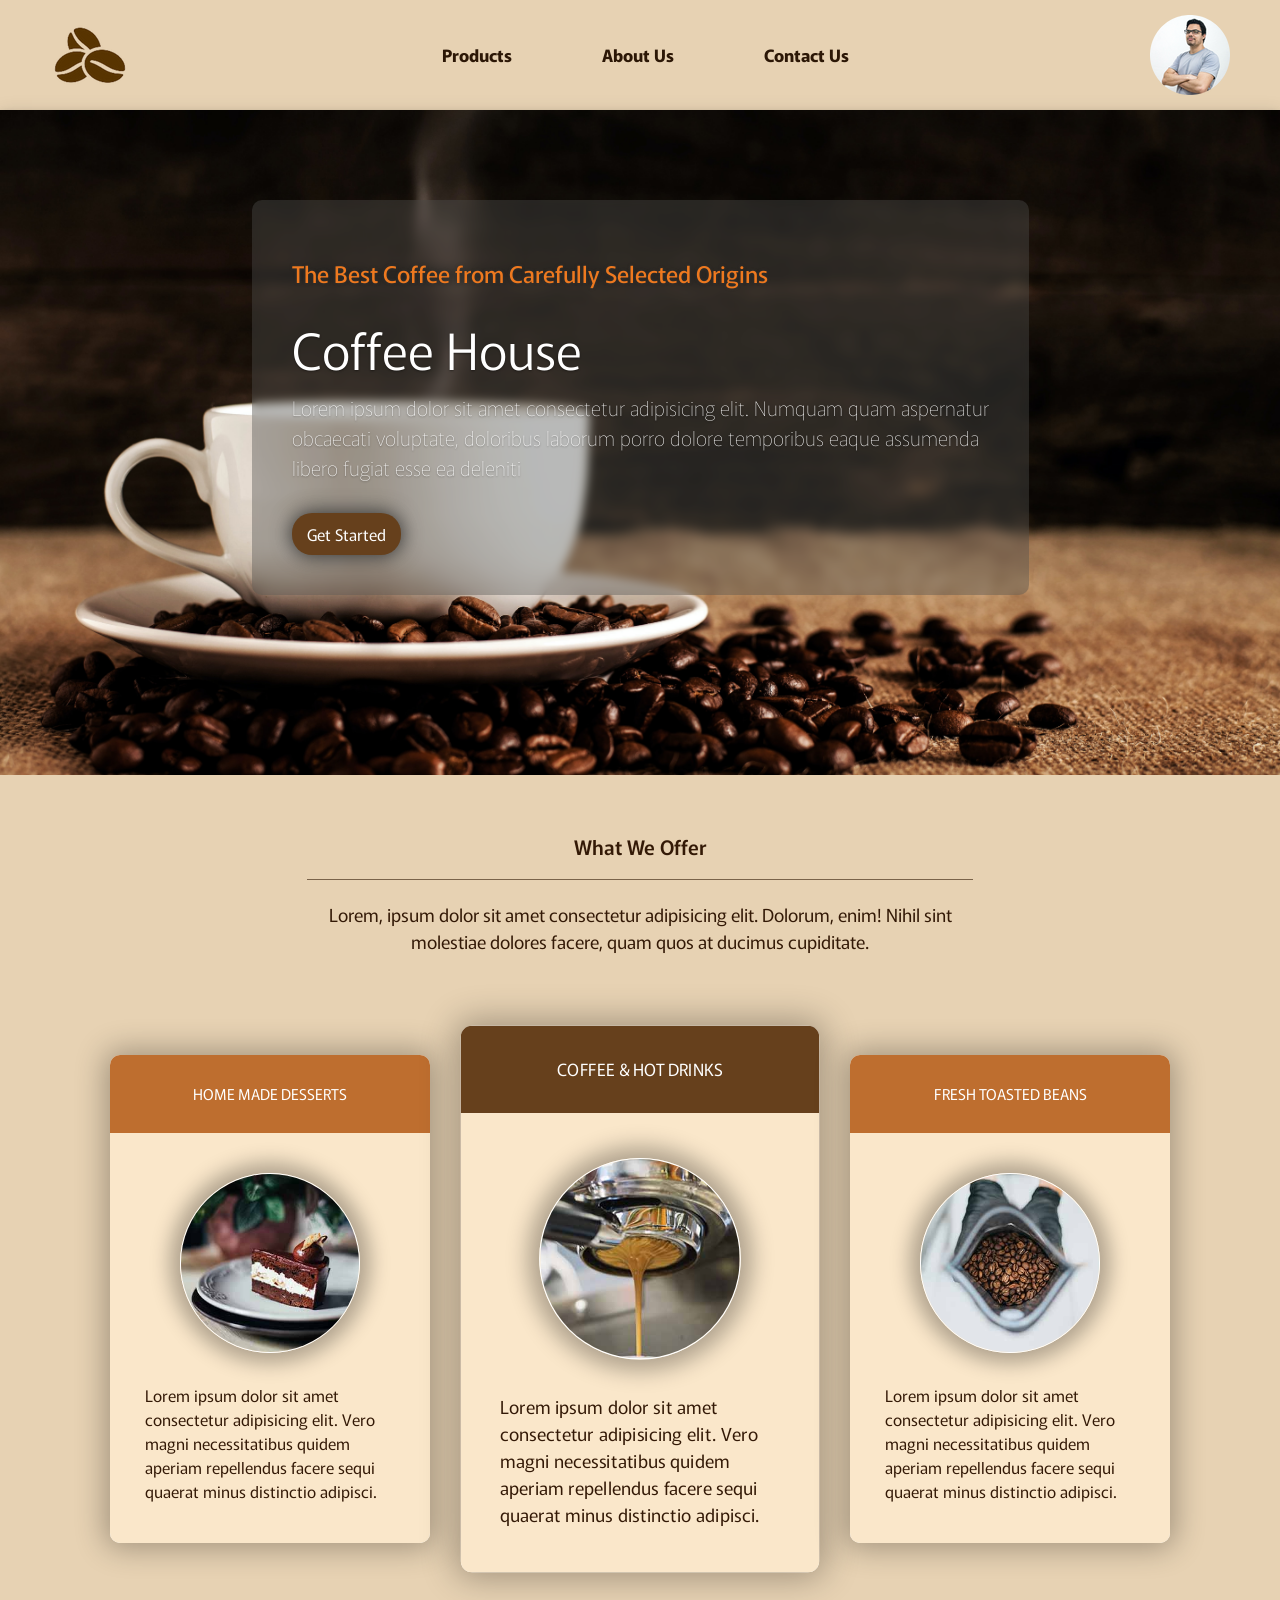
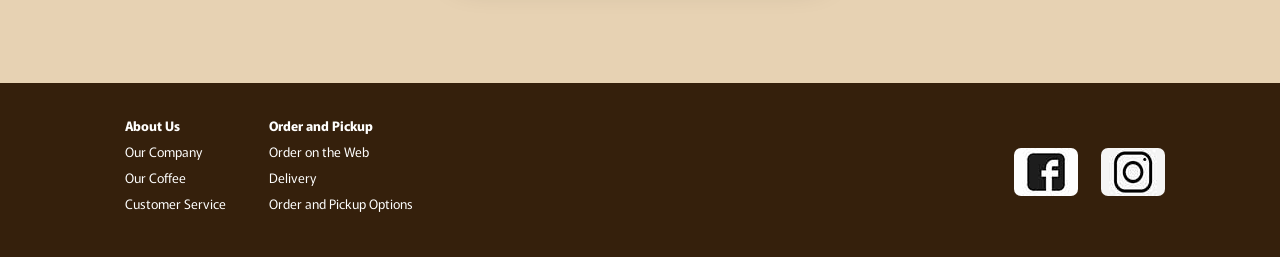
<file: index.html>
<!DOCTYPE html>
<html lang="en">

<head>
    <meta charset="UTF-8">
    <meta http-equiv="X-UA-Compatible" content="IE=edge">
    <meta name="viewport" content="width=device-width, initial-scale=1.0">
    <title>Coffee House</title>
    <link rel="preconnect" href="https://fonts.googleapis.com">
    <link rel="preconnect" href="https://fonts.gstatic.com" crossorigin>
    <link href="https://fonts.googleapis.com/css2?family=Murecho&display=swap" rel="stylesheet">
    <link rel="stylesheet" href="https://stackpath.bootstrapcdn.com/bootstrap/4.1.3/css/bootstrap.min.css"
        integrity="sha384-MCw98/SFnGE8fJT3GXwEOngsV7Zt27NXFoaoApmYm81iuXoPkFOJwJ8ERdknLPMO" crossorigin="anonymous">
    <link rel="stylesheet" href="css/normalize.css">
    <link rel="stylesheet" href="css/styles.css">
</head>

<body>

    <header class="header">
        <div class="logo"><a href="#"><img src="/images/logo.png"></a></div>
        <nav class="navbar navbar-expand-lg navbar-dark bg-transparent">
            <button class="navbar-toggler" type="button" data-toggle="collapse" data-target="#navbarTogglerDemo02"
                aria-controls="navbarTogglerDemo02" aria-expanded="false" aria-label="Toggle navigation">
                <span class="navbar-toggler-icon"></span>
            </button>

            <div class="collapse navbar-collapse" id="navbarTogglerDemo02">
                <ul class="navbar-nav">
                    <li class="nav-item">
                        <a class="nav-link" href="/products.html">Products</a>
                    </li>
                    <li class="nav-item">
                        <a class="nav-link" href="aboutUs.html">About Us</a>
                    </li>
                    <li class="nav-item">
                        <a class="nav-link" href="contact.html">Contact Us</a>
                    </li>
                </ul>
            </div>
        </nav>
        <div class="owner"><img src="/images/owner.png"></div>
        </div>
    </header>

    <!-- Santeri -->
    <section class="hero-section">

        <div class="hero">
            <div class="container">
                <div class="hero-text">
                    <h2 class="hero-subtitle">The Best Coffee from Carefully Selected Origins</h2>
                    <h1 class="hero-title">Coffee House</h1>
                    <p class="hero-paragraph">
                        Lorem ipsum dolor sit amet consectetur adipisicing elit.
                        Numquam quam aspernatur obcaecati voluptate, doloribus
                        laborum porro dolore temporibus eaque
                        assumenda libero fugiat esse ea deleniti
                    </p>
                    <button class="hero-button">Get Started</button>
                </div>
            </div>
        </div>

    </section>
    <!-- Santeri -->

    <section class="card-block">
        <div class="container">
            <header class="card-block__header">
                <h2>What We Offer</h2>
                <hr />
                <p>
                    Lorem, ipsum dolor sit amet consectetur adipisicing elit. Dolorum, enim! Nihil sint molestiae
                    dolores
                    facere, quam quos at ducimus cupiditate.
                </p>
            </header>
            <div class="card-container">
                <div class="card">
                    <header class="card__header">
                        <h4>Home Made Desserts</h4>
                    </header>
                    <div class="card__body">
                        <img src="/images/chocolate_cake_resized.jpg" alt="A piece of chocolate cake">
                        <p>
                            Lorem ipsum dolor sit amet consectetur adipisicing elit. Vero magni necessitatibus quidem
                            aperiam
                            repellendus facere sequi quaerat minus distinctio adipisci.
                        </p>
                    </div>
                </div>
                <div class="card card--primary">
                    <header class="card__header">
                        <h4>Coffee & Hot Drinks</h4>
                    </header>
                    <div class="card__body">
                        <img src="/images/espresso_resized.jpg" alt="Brewing espresso">
                        <p>
                            Lorem ipsum dolor sit amet consectetur adipisicing elit. Vero magni necessitatibus quidem
                            aperiam
                            repellendus facere sequi quaerat minus distinctio adipisci.
                        </p>
                    </div>
                </div>
                <div class="card">
                    <header class="card__header">
                        <h4>Fresh Toasted Beans</h4>
                    </header>
                    <div class="card__body">
                        <img src="/images/coffee_beans_resized.jpg" alt="A bag of coffee beans">
                        <p>
                            Lorem ipsum dolor sit amet consectetur adipisicing elit. Vero magni necessitatibus quidem
                            aperiam
                            repellendus facere sequi quaerat minus distinctio adipisci.
                        </p>
                    </div>
                </div>
                </card-container>
            </div>
    </section>
    <footer class="footer">
        <div class="container">
            <div class="footer__content">
                <div class="footer-lists">
                    <ul class="list">
                        <li>About Us</li>
                        <li><a href="aboutUs.html#ourCompany">Our Company</a></li>
                        <li><a href="aboutUs.html#ourCoffee">Our Coffee</a></li>
                        <li><a href="aboutUs.html#customerService">Customer Service</a></li>
                    </ul>
                    <ul class="list">
                        <li>Order and Pickup</li>
                        <li><a href="#">Order on the Web</a></li>
                        <li><a href="#">Delivery</a></li>
                        <li><a href="#">Order and Pickup Options</a></li>
                    </ul>
                </div>
                <div class="some-logos">
                    <a href="#"><img class="some-logo fb-logo" src="images/facebook_resized.jpg" alt=""></a>
                    <a href="#"><img class="some-logo" src="images/ig_resized.jpg" alt=""></a>
                </div>
            </div>
        </div>
    </footer>

    <script src="https://code.jquery.com/jquery-3.3.1.slim.min.js"
        integrity="sha384-q8i/X+965DzO0rT7abK41JStQIAqVgRVzpbzo5smXKp4YfRvH+8abtTE1Pi6jizo"
        crossorigin="anonymous"></script>
    <script src="https://cdnjs.cloudflare.com/ajax/libs/popper.js/1.14.3/umd/popper.min.js"
        integrity="sha384-ZMP7rVo3mIykV+2+9J3UJ46jBk0WLaUAdn689aCwoqbBJiSnjAK/l8WvCWPIPm49"
        crossorigin="anonymous"></script>
    <script src="https://stackpath.bootstrapcdn.com/bootstrap/4.1.3/js/bootstrap.min.js"
        integrity="sha384-ChfqqxuZUCnJSK3+MXmPNIyE6ZbWh2IMqE241rYiqJxyMiZ6OW/JmZQ5stwEULTy"
        crossorigin="anonymous"></script>

</body>

</html>
</file>
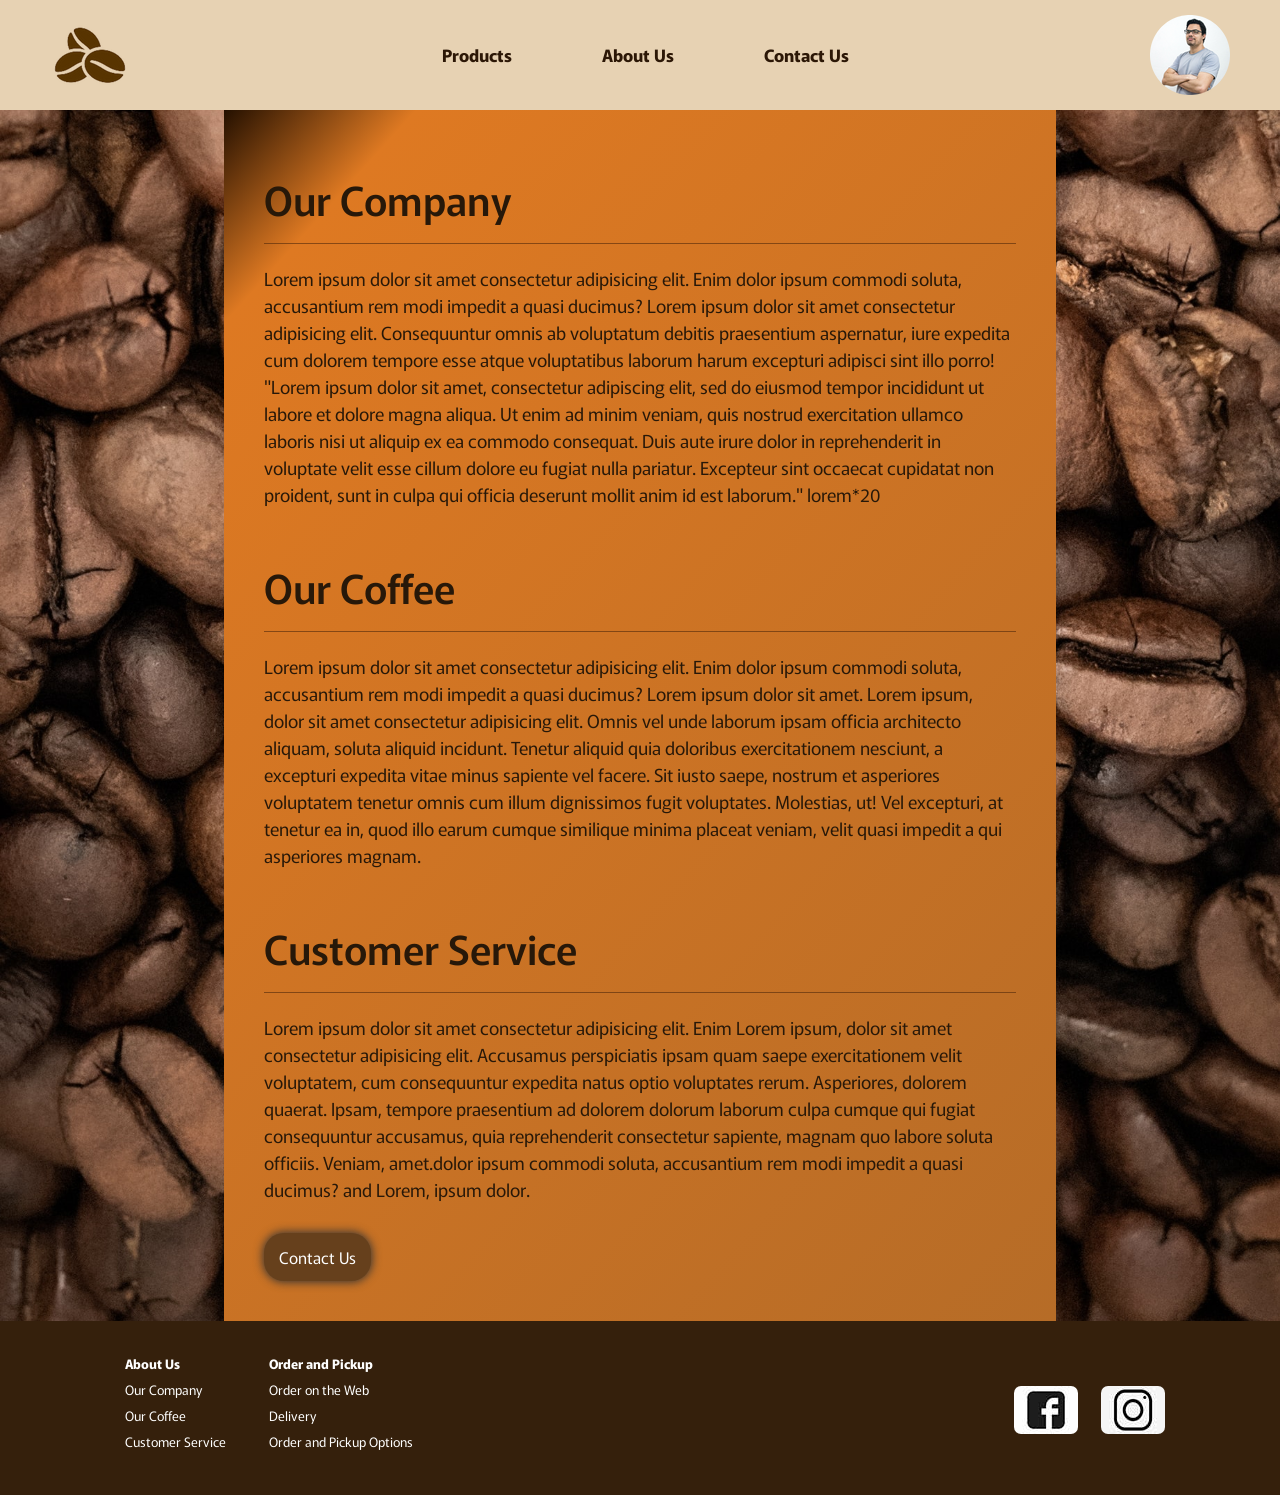
<file: aboutUs.html>
<!DOCTYPE html>
<html lang="en">

<head>
    <meta charset="UTF-8">
    <meta http-equiv="X-UA-Compatible" content="IE=edge">
    <meta name="viewport" content="width=device-width, initial-scale=1.0">
    <title>About Us | Coffee House</title>
    <link rel="preconnect" href="https://fonts.googleapis.com">
    <link rel="preconnect" href="https://fonts.gstatic.com" crossorigin>
    <link href="https://fonts.googleapis.com/css2?family=Murecho&display=swap" rel="stylesheet">
    <link rel="stylesheet" href="https://stackpath.bootstrapcdn.com/bootstrap/4.1.3/css/bootstrap.min.css"
        integrity="sha384-MCw98/SFnGE8fJT3GXwEOngsV7Zt27NXFoaoApmYm81iuXoPkFOJwJ8ERdknLPMO" crossorigin="anonymous">
    <link rel="stylesheet" href="css/normalize.css">
    <link rel="stylesheet" href="css/styles.css">
    <link rel="stylesheet" href="css/stylesAboutUs.css">
</head>

<body>

    <header class="header">
        <div class="logo"><a href="index.html"><img src="/images/logo.png"></a></div>
        <nav class="navbar navbar-expand-lg navbar-dark bg-transparent">
            <button class="navbar-toggler" type="button" data-toggle="collapse" data-target="#navbarTogglerDemo02"
                aria-controls="navbarTogglerDemo02" aria-expanded="false" aria-label="Toggle navigation">
                <span class="navbar-toggler-icon"></span>
            </button>

            <div class="collapse navbar-collapse" id="navbarTogglerDemo02">
                <ul class="navbar-nav">
                    <li class="nav-item">
                        <a class="nav-link" href="products.html">Products</a>
                    </li>
                    <li class="nav-item">
                        <a class="nav-link" href="aboutUs.html">About Us</a>
                    </li>
                    <li class="nav-item">
                        <a class="nav-link" href="contact.html">Contact Us</a>
                    </li>
                </ul>
            </div>
        </nav>
        <div class="owner"><img src="/images/owner.png"></div>
        </div>
    </header>
    <section class="article">
        <div class="picture">
            <div class="container">
                <div class="us-text">

                    <h2 id="ourCompany">Our Company</h2>
                    <hr />
                    <p>Lorem ipsum dolor sit amet consectetur adipisicing elit.
                        Enim dolor ipsum commodi soluta, accusantium rem modi impedit a quasi ducimus? Lorem ipsum dolor
                        sit
                        amet
                        consectetur
                        adipisicing elit. Consequuntur omnis ab voluptatum debitis praesentium aspernatur,
                        iure expedita cum dolorem tempore esse atque voluptatibus laborum harum excepturi adipisci sint
                        illo
                        porro!
                        "Lorem ipsum dolor sit amet, consectetur adipiscing elit, sed do eiusmod tempor incididunt ut
                        labore
                        et
                        dolore magna aliqua. Ut enim ad minim veniam, quis nostrud exercitation ullamco laboris nisi ut
                        aliquip ex
                        ea commodo consequat. Duis aute irure dolor in reprehenderit in voluptate velit esse cillum
                        dolore
                        eu fugiat
                        nulla pariatur. Excepteur sint occaecat cupidatat non proident,
                        sunt in culpa qui officia deserunt mollit anim id est laborum."

                        lorem*20</p>
                    <h2 id="ourCoffee">Our Coffee</h2>
                    <hr />
                    <p>Lorem ipsum dolor sit amet consectetur adipisicing elit.
                        Enim dolor ipsum commodi soluta, accusantium rem modi impedit a quasi ducimus? Lorem ipsum dolor
                        sit
                        amet. Lorem ipsum, dolor sit amet consectetur adipisicing elit. Omnis vel unde laborum ipsam
                        officia
                        architecto aliquam, soluta aliquid incidunt. Tenetur aliquid quia doloribus exercitationem
                        nesciunt,
                        a excepturi expedita vitae minus sapiente vel facere. Sit iusto saepe, nostrum et asperiores
                        voluptatem tenetur omnis cum illum dignissimos fugit voluptates. Molestias, ut! Vel excepturi,
                        at
                        tenetur ea in, quod illo earum cumque similique minima placeat veniam, velit quasi impedit a qui
                        asperiores magnam.</p>
                    <h2 id="customerService">Customer Service</h2>
                    <hr />
                    <p>Lorem ipsum dolor sit amet consectetur adipisicing elit.
                        Enim Lorem ipsum, dolor sit amet consectetur adipisicing elit. Accusamus perspiciatis ipsam quam
                        saepe exercitationem velit voluptatem, cum consequuntur expedita natus optio voluptates rerum.
                        Asperiores, dolorem quaerat. Ipsam, tempore praesentium ad dolorem dolorum laborum culpa cumque
                        qui
                        fugiat consequuntur accusamus, quia reprehenderit consectetur sapiente, magnam quo labore soluta
                        officiis. Veniam, amet.dolor ipsum commodi soluta, accusantium rem modi impedit a quasi ducimus?
                        and
                        Lorem, ipsum
                        dolor.</p>
                        <a href="contact.html" class="customerService-button">Contact Us</a>
                </div>
            </div>
        </div>
    </section>
    <footer class="footer">
        <div class="container">
            <div class="footer__content">
                <span class="footer-lists">
                    <ul class="list">
                        <li>About Us</li>
                        <li><a href="#ourCompany">Our Company</a></li>
                        <li><a href="#ourCoffee">Our Coffee</a></li>
                        <li><a href="#customerService">Customer Service</a></li>
                    </ul>
                    <ul class="list">
                        <li>Order and Pickup</li>
                        <li><a href="#">Order on the Web</a></li>
                        <li><a href="#">Delivery</a></li>
                        <li><a href="#">Order and Pickup Options</a></li>
                    </ul>
                </span>
                <span class="some-logos">
                    <a href="#"><img class="some-logo fb-logo" src="images/facebook_resized.jpg" alt=""></a>
                    <a href="#"><img class="some-logo" src="images/ig_resized.jpg" alt=""></a>
                </span>
            </div>
        </div>
    </footer>

    <script src="https://code.jquery.com/jquery-3.3.1.slim.min.js"
        integrity="sha384-q8i/X+965DzO0rT7abK41JStQIAqVgRVzpbzo5smXKp4YfRvH+8abtTE1Pi6jizo"
        crossorigin="anonymous"></script>
    <script src="https://cdnjs.cloudflare.com/ajax/libs/popper.js/1.14.3/umd/popper.min.js"
        integrity="sha384-ZMP7rVo3mIykV+2+9J3UJ46jBk0WLaUAdn689aCwoqbBJiSnjAK/l8WvCWPIPm49"
        crossorigin="anonymous"></script>
    <script src="https://stackpath.bootstrapcdn.com/bootstrap/4.1.3/js/bootstrap.min.js"
        integrity="sha384-ChfqqxuZUCnJSK3+MXmPNIyE6ZbWh2IMqE241rYiqJxyMiZ6OW/JmZQ5stwEULTy"
        crossorigin="anonymous"></script>

</body>

</html>
</file>
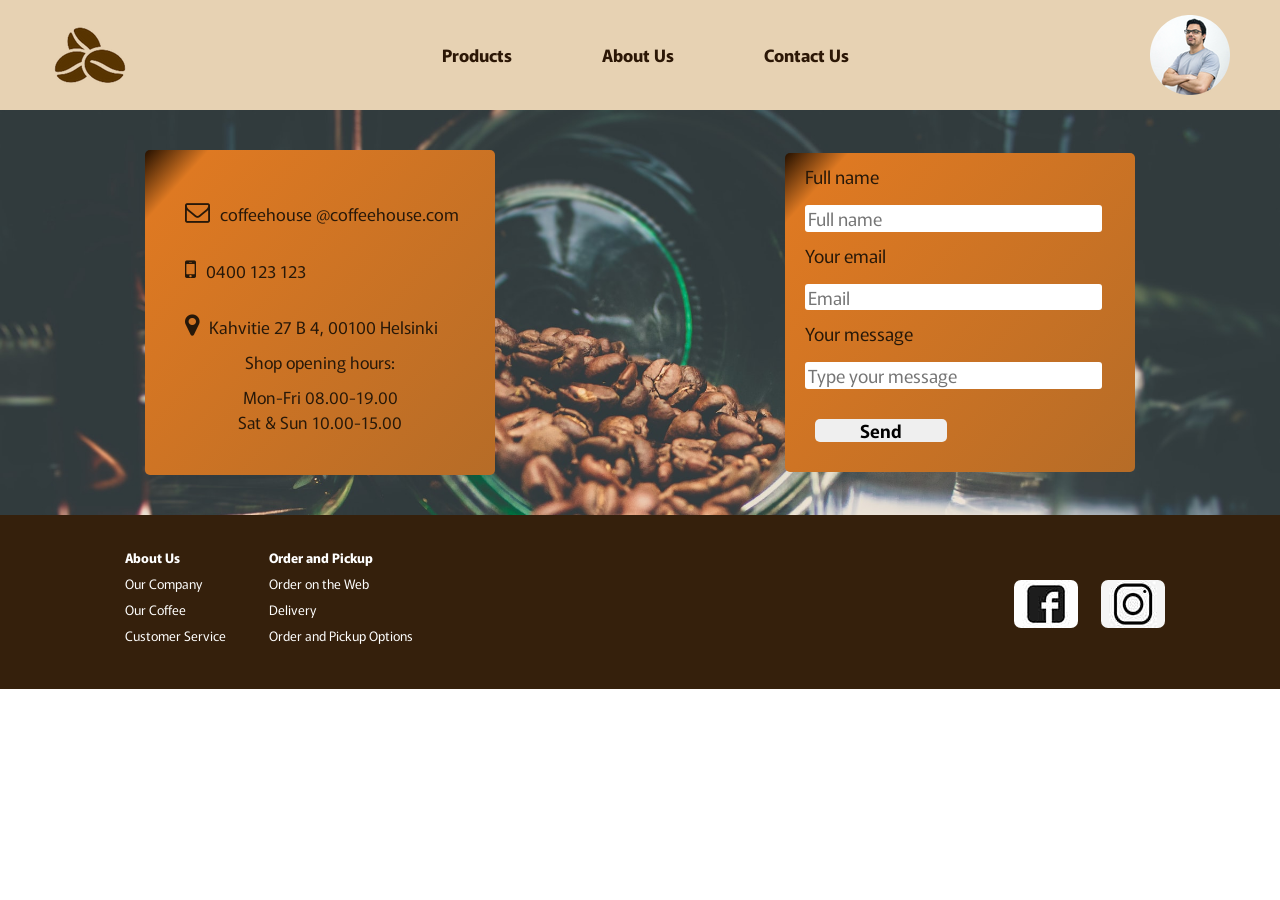
<file: contact.html>
<!DOCTYPE html>
<html lang="en">

<head>
    <meta charset="UTF-8">
    <meta http-equiv="X-UA-Compatible" content="IE=edge">
    <meta name="viewport" content="width=device-width, initial-scale=1.0">
    <title>Coffee House</title>
    <link rel="preconnect" href="https://fonts.googleapis.com">
    <link rel="preconnect" href="https://fonts.gstatic.com" crossorigin>
    <link href="https://fonts.googleapis.com/css2?family=Murecho&display=swap" rel="stylesheet">
    <link rel="stylesheet" href="https://stackpath.bootstrapcdn.com/bootstrap/4.1.3/css/bootstrap.min.css"
        integrity="sha384-MCw98/SFnGE8fJT3GXwEOngsV7Zt27NXFoaoApmYm81iuXoPkFOJwJ8ERdknLPMO" crossorigin="anonymous">
    <link rel="stylesheet" href="css/normalize.css">
    <link rel="stylesheet" href="css/styles.css">
    <link rel="stylesheet" href="css/contact.css">
    <link rel="stylesheet" href="https://cdnjs.cloudflare.com/ajax/libs/font-awesome/4.7.0/css/font-awesome.min.css">
</head>

<body>

    <header class="header">
        <div class="logo"><a href="index.html"><img src="/images/logo.png"></a></div>
        <nav class="navbar navbar-expand-lg navbar-dark bg-transparent">
            <button class="navbar-toggler" type="button" data-toggle="collapse" data-target="#navbarTogglerDemo02"
                aria-controls="navbarTogglerDemo02" aria-expanded="false" aria-label="Toggle navigation">
                <span class="navbar-toggler-icon"></span>
            </button>

            <div class="collapse navbar-collapse" id="navbarTogglerDemo02">
                <ul class="navbar-nav">
                    <li class="nav-item">
                        <a class="nav-link" href="products.html">Products</a>
                    </li>
                    <li class="nav-item">
                        <a class="nav-link" href="aboutUs.html">About Us</a>
                    </li>
                    <li class="nav-item">
                        <a class="nav-link" href="contact.html">Contact Us</a>
                    </li>
                </ul>
            </div>
        </nav>
        <div class="owner"><img src="/images/owner.png"></div>
        </div>
    </header>

    <section class="contact">
        <div class="contactus">
            <div class="contact-us">
                <div class="contact-info"><i class="fa fa-envelope-o" aria-hidden="true"></i>
                    <p>coffeehouse @coffeehouse.com</p>   
                    </div>
                <div class="contact-info"><i class="fa fa-mobile" aria-hidden="true"></i>
                    <p>0400 123 123</p>   
               </div>
                <div class="contact-info"><i class="fa fa-map-marker" aria-hidden="true"></i>
                    <p>Kahvitie 27 B 4, 00100 Helsinki</p>   
               </div>
               <div class="hours">
                   <p>Shop opening hours:</p>
                   <p>Mon-Fri 08.00-19.00<br> Sat & Sun 10.00-15.00</p>
               </div>
            </div>
            <div>
                <form class="contact-form" action="">
                    <label for="name">Full name</label>
                    <input type="text" id="name" name="name" placeholder="Full name">
                    <label for="email">Your email</label>
                    <input type="text" id="email" name="email" placeholder="Email">
                    <label for="message">Your message</label>
                    <input type="text" id="message" name="message" placeholder="Type your message">

                    <input type="submit" value="Send">
                </form>
            </div>
        </div>
    </section>

    <footer class="footer">
        <div class="container">
            <div class="footer__content">
                <span class="footer-lists">
                    <ul class="list">
                        <li>About Us</li>
                        <li><a href="aboutUs.html#ourCompany">Our Company</a></li>
                        <li><a href="aboutUs.html#ourCoffee">Our Coffee</a></li>
                        <li><a href="aboutUs.html#customerService">Customer Service</a></li>
                    </ul>
                    <ul class="list">
                        <li>Order and Pickup</li>
                        <li><a href="#">Order on the Web</a></li>
                        <li><a href="#">Delivery</a></li>
                        <li><a href="#">Order and Pickup Options</a></li>
                    </ul>
                </span>
                <span class="some-logos">
                    <a href="#"><img class="some-logo fb-logo" src="images/facebook_resized.jpg" alt=""></a>
                    <a href="#"><img class="some-logo" src="images/ig_resized.jpg" alt=""></a>
                </span>
            </div>
        </div>
    </footer>

    <script src="https://code.jquery.com/jquery-3.3.1.slim.min.js"
        integrity="sha384-q8i/X+965DzO0rT7abK41JStQIAqVgRVzpbzo5smXKp4YfRvH+8abtTE1Pi6jizo"
        crossorigin="anonymous"></script>
    <script src="https://cdnjs.cloudflare.com/ajax/libs/popper.js/1.14.3/umd/popper.min.js"
        integrity="sha384-ZMP7rVo3mIykV+2+9J3UJ46jBk0WLaUAdn689aCwoqbBJiSnjAK/l8WvCWPIPm49"
        crossorigin="anonymous"></script>
    <script src="https://stackpath.bootstrapcdn.com/bootstrap/4.1.3/js/bootstrap.min.js"
        integrity="sha384-ChfqqxuZUCnJSK3+MXmPNIyE6ZbWh2IMqE241rYiqJxyMiZ6OW/JmZQ5stwEULTy"
        crossorigin="anonymous"></script>

</body>

</html>
</file>
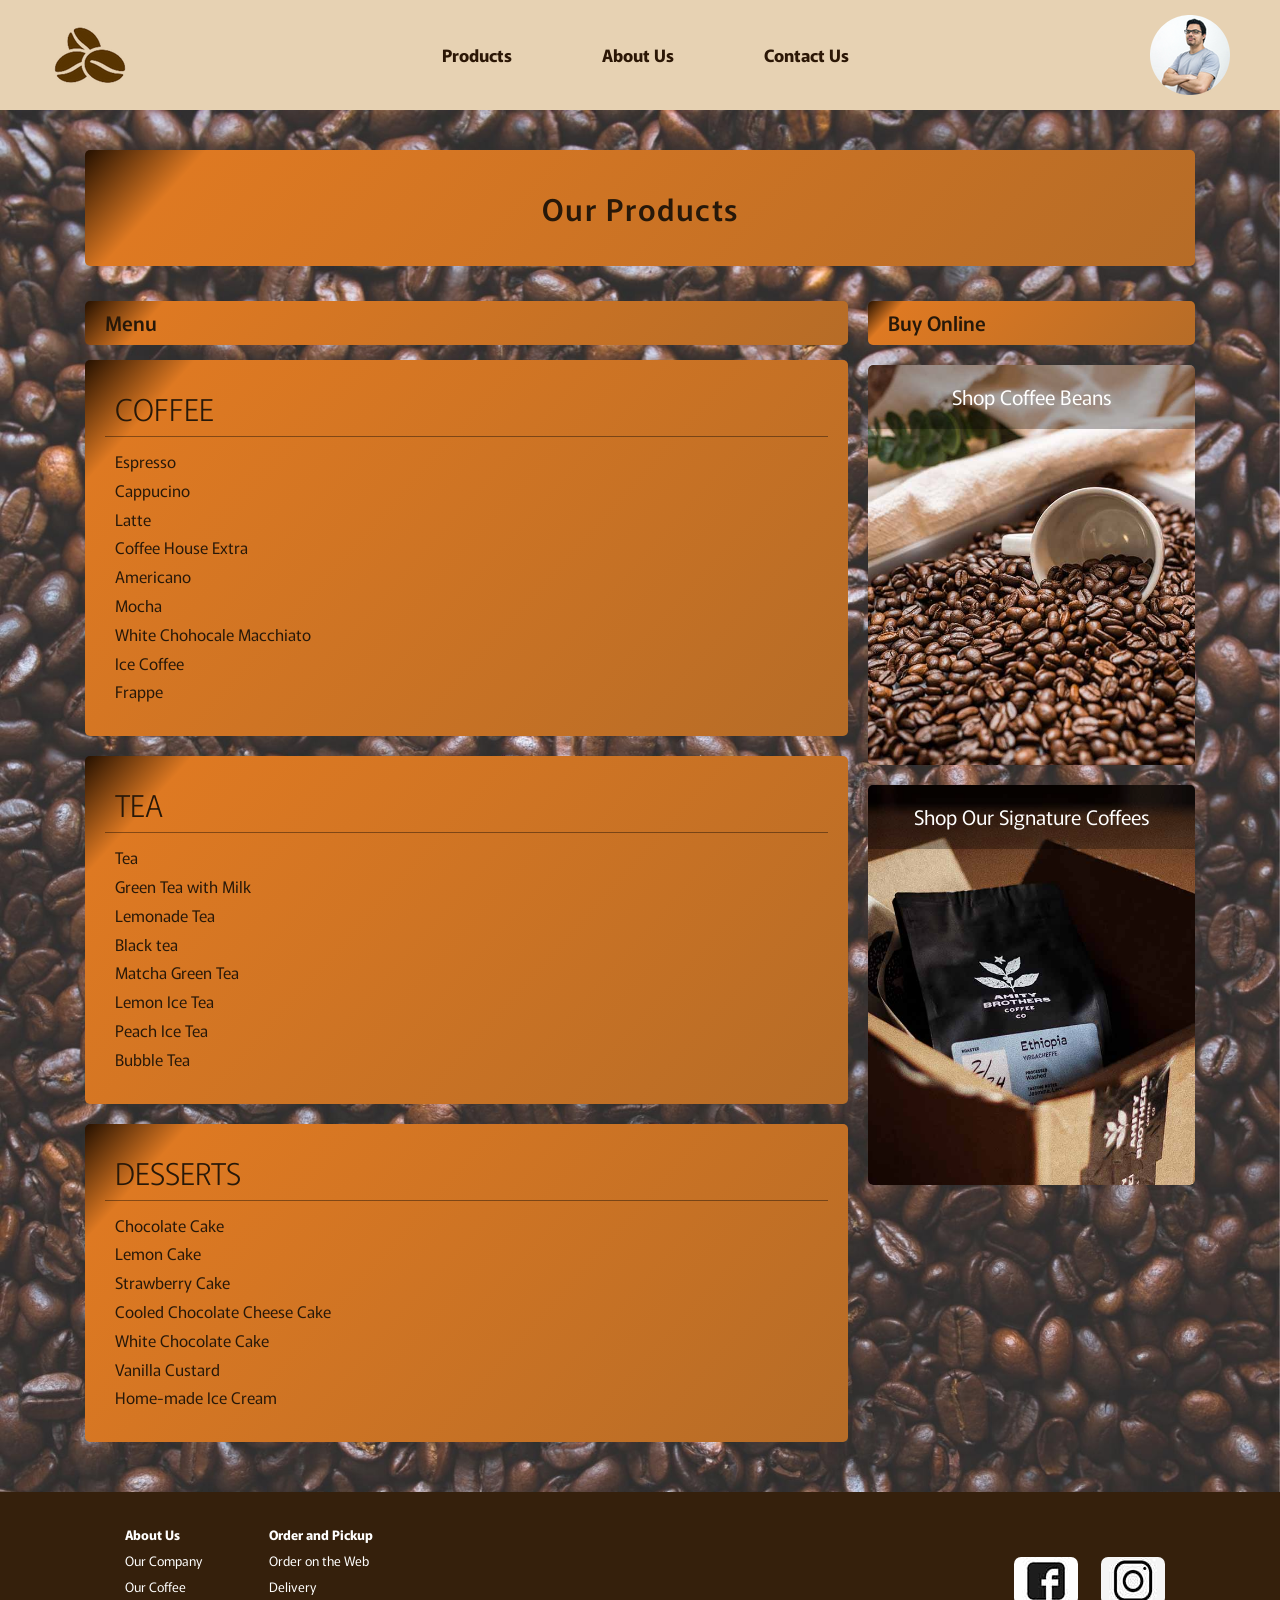
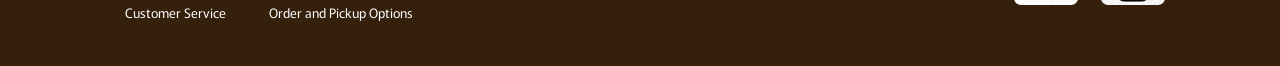
<file: products.html>
<!DOCTYPE html>
<html lang="en">

<head>
    <meta charset="UTF-8">
    <meta http-equiv="X-UA-Compatible" content="IE=edge">
    <meta name="viewport" content="width=device-width, initial-scale=1.0">
    <title>Products</title>
    <link rel="stylesheet" href="https://stackpath.bootstrapcdn.com/bootstrap/4.1.3/css/bootstrap.min.css"
        integrity="sha384-MCw98/SFnGE8fJT3GXwEOngsV7Zt27NXFoaoApmYm81iuXoPkFOJwJ8ERdknLPMO" crossorigin="anonymous">
    <link rel="stylesheet" href="css/normalize.css">
    <link rel="stylesheet" href="css/styles.css">
    <link rel="stylesheet" href="css/products.css">
    <link rel="preconnect" href="https://fonts.googleapis.com">
    <link rel="preconnect" href="https://fonts.gstatic.com" crossorigin>
    <link href="https://fonts.googleapis.com/css2?family=Murecho&display=swap" rel="stylesheet">
</head>

<body>
    <header class="header">
        <div class="logo"><a href="index.html"><img src="/images/logo.png"></a></div>
        <nav class="navbar navbar-expand-lg navbar-dark bg-transparent">
            <button class="navbar-toggler" type="button" data-toggle="collapse" data-target="#navbarTogglerDemo02"
                aria-controls="navbarTogglerDemo02" aria-expanded="false" aria-label="Toggle navigation">
                <span class="navbar-toggler-icon"></span>
            </button>

            <div class="collapse navbar-collapse" id="navbarTogglerDemo02">
                <ul class="navbar-nav">
                    <li class="nav-item">
                        <a class="nav-link" href="products.html">Products</a>
                    </li>
                    <li class="nav-item">
                        <a class="nav-link" href="aboutUs.html">About Us</a>
                    </li>
                    <li class="nav-item">
                        <a class="nav-link" href="contact.html">Contact Us</a>
                    </li>
                </ul>
            </div>
        </nav>
        <div class="owner"><img src="/images/owner.png"></div>
    </header>
    <section class="products-block">
        <div class="content-grid container">
            <div class="products-block__header box-one">
                <h2>Our Products</h2>
            </div>
            <div class="box-two">
                <div class="menu-header">
                    <h2>Menu</h2>
                </div>
                <div class="box__item-list box-two">
                    <div class="item-header">
                        <h2>Coffee</h2>
                    </div>
                    <ul>
                        <li>Espresso</li>
                        <li>Cappucino</li>
                        <li>Latte</li>
                        <li>Coffee House Extra</li>
                        <li>Americano</li>
                        <li>Mocha</li>
                        <li>White Chohocale Macchiato</li>
                        <li>Ice Coffee</li>
                        <li>Frappe</li>
                    </ul>
                </div>
            </div>
            <div class="box__item-list box-three">
                <div class="item-header">
                    <h2>Tea</h2>
                </div>
                <ul>
                    <li>Tea</li>
                    <li>Green Tea with Milk</li>
                    <li>Lemonade Tea</li>
                    <li>Black tea</li>
                    <li>Matcha Green Tea</li>
                    <li>Lemon Ice Tea</li>
                    <li>Peach Ice Tea</li>
                    <li>Bubble Tea</li>
                </ul>
            </div>
            <div class="box__item-list box-four">
                <div class="item-header">
                    <h2>Desserts</h2>
                </div>
                <ul>
                    <li>Chocolate Cake</li>
                    <li>Lemon Cake</li>
                    <li>Strawberry Cake</li>
                    <li>Cooled Chocolate Cheese Cake</li>
                    <li>White Chocolate Cake</li>
                    <li>Vanilla Custard</li>
                    <li>Home-made Ice Cream</li>
                </ul>
            </div>
            <div class="sidebar box-five">
                <h2>Buy Online</h2>
                <div class="sidebar__content">
                    <a href="#">
                        <div class="sidebar__image sidebar__image1">
                            <h2>Shop Coffee Beans</h2>
                        </div>
                    </a>
                    <a href="#">
                        <div class="sidebar__image sidebar__image2">
                            <h2>Shop Our Signature Coffees</h2>
                        </div>
                    </a>
                </div>
            </div>
        </div>
    </section>
    <footer class="footer">
        <div class="container">
            <div class="footer__content">
                <div class="footer-lists">
                    <ul class="list">
                        <li>About Us</li>
                        <li><a href="aboutUs.html#ourCompany">Our Company</a></li>
                        <li><a href="aboutUs.html#ourCoffee">Our Coffee</a></li>
                        <li><a href="aboutUs.html#customerService">Customer Service</a></li>
                    </ul>
                    <ul class="list">
                        <li>Order and Pickup</li>
                        <li><a href="#">Order on the Web</a></li>
                        <li><a href="#">Delivery</a></li>
                        <li><a href="#">Order and Pickup Options</a></li>
                    </ul>
                </div>
                <div class="some-logos">
                    <a href="#"><img class="some-logo fb-logo" src="images/facebook_resized.jpg" alt=""></a>
                    <a href="#"><img class="some-logo" src="images/ig_resized.jpg" alt=""></a>
                </div>
            </div>
        </div>
    </footer>
    <script src="https://code.jquery.com/jquery-3.3.1.slim.min.js"
        integrity="sha384-q8i/X+965DzO0rT7abK41JStQIAqVgRVzpbzo5smXKp4YfRvH+8abtTE1Pi6jizo"
        crossorigin="anonymous"></script>
    <script src="https://cdnjs.cloudflare.com/ajax/libs/popper.js/1.14.3/umd/popper.min.js"
        integrity="sha384-ZMP7rVo3mIykV+2+9J3UJ46jBk0WLaUAdn689aCwoqbBJiSnjAK/l8WvCWPIPm49"
        crossorigin="anonymous"></script>
    <script src="https://stackpath.bootstrapcdn.com/bootstrap/4.1.3/js/bootstrap.min.js"
        integrity="sha384-ChfqqxuZUCnJSK3+MXmPNIyE6ZbWh2IMqE241rYiqJxyMiZ6OW/JmZQ5stwEULTy"
        crossorigin="anonymous"></script>
</body>

</html>
</file>
<file: css/styles.css>
html,
body {
  font-size: 62.5%;
  font-family: 'Murecho', sans-serif;
  height: 100%;
}

h1,
h2,
h3 {
  margin: 0;
}

h1 {
  font-size: large;
}

/* header */

.header {
  background: #e7d2b3;
  padding: 0.5rem;
  display: flex;
  justify-content: space-between;
  align-items: center;
  flex-direction: row;
}

@media screen and (min-width: 1024px) {
  .header {
    padding: 0.5rem 5rem 0.5rem 4rem;
  }
}

.navbar-nav .nav-item .nav-link {
  color: #2c1706;
}

.nav-link {
  text-decoration: none;
  font-size: 1.7rem;
  text-align: center;
  font-weight: bold;
  padding: 5px 20px 5px 20px;
}

@media screen and (min-width: 1024px) {
  .nav-link {
    margin: 0px 40px 0px 40px;
  }
}

.navbar-nav .nav-item .nav-link:hover {
  text-decoration: none;
  color: #61330be0;
}

.navbar-toggler {
  background-color: #2e0d03cb;
}

/* Container -- 1140px max, jotta sivun sisältö ei mene liian leveäksi. */
.container {
  max-width: 1140px;
  margin: 0 auto;
}

.list {
  line-height: 2;
  list-style: none;
  margin-bottom: 2rem;
}

.list a {
  text-decoration: none;
}

#navbar-toggle[aria-expanded="true"] + #navbar-menu .menu {
  padding: 1em;
}

/* Hero-Section */
.hero {
  display: flex;
  flex-direction: column;
  background-image: url(/images/background.jpg);
  width: 100vw;
  height: auto;
  background-repeat: no-repeat;
  background-size: cover;
  background-position: 80% 65%;
  box-shadow: 0 4px 8px 0 rgba(0, 0, 0, 0.2), 0 6px 20px 0 rgba(0, 0, 0, 0.19);
  justify-content: center;
  padding-bottom: 8rem;
}

.hero-text {
  backdrop-filter: blur(5px);
  background-color: rgba(80, 82, 79, 0.4);
  text-shadow: 0 0.1rem 0.2rem rgba(0, 0, 0, 0.4);
  text-align: start;
  max-width: 80%;
  max-height: 90%;
  margin-top: 50px;
  margin-left: auto;
  margin-right: auto;
  position: relative;
  padding: 4rem;
  border-radius: 10px;
}

.hero-subtitle {
  margin-top: 2rem;
  margin-bottom: 2rem;
  color: #ee791f;
  font-size: 2.3rem;
  font-weight: 450;
  text-shadow: 0 0 3px #333;
}

.hero-title {
  color: #fff;
  font-size: 5rem;
  font-weight: 350;
  padding-left: 0rem;
  padding-top: 1rem;
  padding-bottom: 1.5rem;
}

.hero-paragraph {
  color: white;
  font-size: 2rem;
  font-weight: 150;
  padding-bottom: 2rem;
}

.hero-button {
  color: white;
  padding: 12px 15px;
  background-color: #66401c;
  font-size: 1.6rem;
  border-radius: 20px;
  box-shadow: 0 0 20px 1px #333;
  border: none;
  display: inline-block;
  cursor: pointer;
}

.hero-button:hover {
  background-color: #855324;
  transition: background 0.3s;
  background-color: #3e2711;
}

/* Extra small devices (phones, 600px and down) */
@media only screen and (max-width: 600px) {
  .hero-text {
    display: flex;
    flex-direction: column;
    max-width: 60%;
  }

  .hero-title {
    font-size: 4rem;
  }

  .hero-subtitle {
    font-size: 1.8rem;
  }

  .hero-paragraph {
    font-size: 1.5rem;
  }
}

@media screen and (min-width: 1024px) {
  .hero-text {
    max-width: 70%;
    margin-top: 90px;
    margin-bottom: 100px;
  }
}

/* Medium devices (landscape tablets, 768px and up) */
@media only screen and (min-width: 768px) {
  .hero-text {
    max-width: 55%;
  }
}

/* Extra large devices (large laptops and desktops, 1200px and up) */
@media only screen and (min-width: 1200px) {
  .hero-text {
    max-width: 70%;
  }
}

/* Card-Block */
.card-block {
  background: #e7d2b3;
  padding-top: 6rem;
  padding-bottom: 6rem;
}

.card-block__header {
  color: #331906;
  font-size: 1.8rem;
  margin-bottom: 5rem;
  margin-left: auto;
  margin-right: auto;
  max-width: 75%;
  text-align: center;
}

.card-block__header hr {
  border-top: 1px solid #331906;
  display: block;
  height: 1px;
  margin: 2rem 0;
  opacity: 0.6;
}

.card-container {
  align-items: center;
  display: flex;
  flex-direction: column;
  gap: 30px;
  justify-content: center;
  margin-right: 20px;
  margin-left: 20px;
}

.card-block .card {
  max-width: 300px;
  max-height: 500px;
}

@media screen and (min-width: 1024px) {
  .card-container {
    flex-direction: row;
    gap: 50px;
    padding-bottom: 8rem;
  }

  .card-block__header {
    margin-bottom: 10rem;
    max-width: 60%;
  }

  .card-block .card {
    max-width: 320px;
    max-height: 550px;
    min-width: 270px;
  }
}

/* Cards */
.card {
  border-radius: 10px;
  box-shadow: 0 0 30px 5px rgb(0, 0, 0, 0.3);
  overflow: hidden;
  border: 0;
}

.card__header {
  background: #be6e2f;
  color: #fff;
  font-size: 1.6rem;
  padding: 2rem 3rem;
  text-align: center;
  text-transform: uppercase;
}

.card__header > p {
  margin-top: 5px;
  margin-bottom: 5px;
}

.card__header > h4 {
  font-weight: 400;
  margin: 1rem;
}

.card__body img {
  border-radius: 50%;
  border: 1px solid #fff;
  box-shadow: 0 0 20px 10px rgb(0, 0, 0, 0.3);
  display: block;
  margin-bottom: 30px;
  margin-left: auto;
  margin-right: auto;
  margin-top: 0px;
  max-height: 160px;
  max-width: 160px;
}

.card__body {
  background: #fae7ca;
  color: #331906;
  font-size: 1.6rem;
  line-height: 1.5;
  padding: 2rem 2rem 3rem 2rem;
}

.card__body p {
  margin-left: 5px;
}

.card--primary .card__header {
  background: #66401c;
  font-size: 1.5rem;
}

@media screen and (min-width: 1024px) {
  .card___header {
    padding: 4rem 4rem;
  }

  .card__body {
    padding: 4rem 3rem 3rem 3rem;
  }

  .card__body img {
    max-width: 180px;
    max-height: 180px;
    margin-right: auto;
    margin-left: auto;
  }

  .card--primary {
    transform: scale(1.12);
  }
}

/* Footer */
.footer {
  background: #35200c;
  color: #fff;
  font-size: 1.3rem;
  margin: 0;
  padding-bottom: 2rem;
  padding-top: 3rem;
}

.footer__content {
  display: flex;
  flex-direction: column;
  justify-content: center;
  align-items: start;
}

.footer .list li:first-child {
  color: #fff;
  font-weight: bold;
  text-decoration: none;
}

.footer .list a {
  color: #fff;
  font-size: 1.3rem;
}

.footer .list a:hover {
  color: #bdbbbb;
  transition: color 0.3s;
}

.some-logos {
  margin-left: 4rem;
  margin-right: 2rem;
}

.some-logo {
  border-radius: 7px;
}

.fb-logo {
  margin-right: 20px;
}

.some-logo:hover {
  transform: scale(1.1);
  transition: transform 0.3s;
}

@media screen and (min-width: 768px) {
  .footer__content {
    flex-direction: row;
    justify-content: space-between;
  }

  .footer .list {
    display: inline-block;
  }

  .some-logos {
    margin-top: 3.5rem;
    margin-right: 3rem;
  }
}
</file>
<file: css/stylesAboutUs.css>
/* Picture */

.picture {
  display: flex;
  flex-direction: column;
  background-image: url(/images/beans.jpg);
  width: 100%;
  height: auto;
  background-repeat: no-repeat;
  background-position: 85% 65%;
  background-size: cover;
  justify-content: center;


}

/* Article */
.article {
  background: rgb(36, 16, 0);
  background: linear-gradient(132deg,
      rgb(36, 16, 0, 1) 0%,
      rgba(222, 121, 34, 1) 10%,
      rgba(182, 108, 39) 100%);
  color: #271809;
}

.us-text {
  background: rgb(36, 16, 0);
  background: linear-gradient(132deg,
      rgba(36, 16, 0, 1) 0%,
      rgba(222, 121, 34, 1) 10%,
      rgba(182, 108, 39) 100%);
  display: flex;
  flex-direction: column;
  justify-content: center;
  text-align: start;
  margin-left: auto;
  margin-right: auto;
  max-width: 75%;
  max-height: 90%;
  padding: 4rem;
  overflow: auto;
  color: #271809;
}

.us-text>h2 {
  font-size: 4rem;
  margin-top: 25px;
}

.us-text p {
  font-size: 1.8rem;
  margin-bottom: 30px;
}

.us-text hr {
  border-top: 1px solid #50280a;
  display: block;
  height: 1px;
  margin: 2rem 0;
  opacity: 0.6;
  color: #271809;
}

.customerService-button {
  text-decoration: none;
  color: white;
  padding: 12px 15px;
  background-color: #66401c;
  font-size: 1.6rem;
  border-radius: 20px;
  box-shadow: 0 0 10px 1px #333;
  border: none;
  cursor: pointer;
  width: fit-content;
  
}

.customerService-button:hover {
  text-decoration: none;
  color: white;
  background-color: #855324;
  transition: background 0.3s;
  background-color: #3e2711;
}
</file>
<file: css/contact.css>
.contact {
    text-align: center;
    font-size: 2rem;
    color: #271809;
    background-image: url(/images/contact.jpg);
    background-repeat: no-repeat;
    background-size: cover;
}

.contactus {
    display: flex;
    flex-direction: row;
    justify-content: space-around;
    align-items: center;
}

@media only screen and (max-width: 600px) {
    .contactus {
      display: flex;
      flex-direction: column;
    }
}

.contact-form {
    display: flex;
    flex-direction: column;
    text-align: left;
    background: rgb(36, 16, 0);
    background: linear-gradient(132deg,
        rgba(36, 16, 0, 1) 0%,
        rgba(222, 121, 34, 1) 10%,
        rgb(182, 108, 39) 100%);
    border-radius: 5px;
    width: 350px;
    margin: 40px;
    padding: 10px;
    font-size: 1.8rem;
    color: #271809;
}

label   {
    padding-left: 10px;
}

input[type=submit] {
    margin: 2rem;
    width: 40%;
    border-radius: 5px;
    border: 1px;
    font-weight: 600;
    cursor: pointer;
}

input[type=submit]:hover {
   background-color: rgba(139, 132, 132, 0.932);
}

input[type=text] {
    margin: 1rem;
    width: 90%;
    padding: 0.3rem;
    border-radius: 3px;
    border: 0px;
}


.contact-us {
    background: rgb(36, 16, 0);
    background: linear-gradient(132deg,
        rgba(36, 16, 0, 1) 0%,
        rgba(222, 121, 34, 1) 10%,
        rgba(182, 108, 39) 100%);
    width: 350px;
    border-radius: 5px;
    color: #271809;
    margin: 40px;
    padding: 30px 0px 30px 0px;
}

.contact-info {
    display: flex;
    flex-direction: row;
    padding: 10px 0px 0px 30px;
    align-items: baseline;
    font-size: 1.7rem;
}

.contact-info .fa {
    padding: 10px;
    font-size: 25px;
}

.hours {
    font-size: smaller;
}
</file>
<file: css/products.css>
/* Products-Block */
.products-block {
  background-image: url(/images/productscoffee.jpg);
  width: 100%;
  height: auto;
  background-repeat: no-repeat;
  background-size: cover;
  font-family: 'Murecho', sans-serif;
  height: auto;
  color: #271809;
}

.content-grid {
  display: grid;
  grid-template-rows: repeat(5, auto);
  grid-template-columns: 1fr;
  justify-content: center;
  align-content: center;
  gap: 20px;
}

.products-block__header {
  margin-top: 40px;
  font-size: 1.6rem;
  padding: 20px 10px;
  letter-spacing: 1.5px;
  background: rgb(36, 16, 0);
  background: linear-gradient(132deg,
      rgba(36, 16, 0, 1) 0%,
      rgba(222, 121, 34, 1) 10%,
      rgb(182, 108, 39) 100%);
  border-radius: 5px;
  margin-bottom: 15px;
}

.products-block__header h2 {
  text-align: center;
  font-size: 3rem;
  padding: 20px 0;
  font-weight: 500;
}

.menu-header {
  padding: 10px 20px;
  background: rgb(36, 16, 0);
  background: linear-gradient(132deg,
      rgba(36, 16, 0, 1) 0%,
      rgba(222, 121, 34, 1) 10%,
      rgba(182, 108, 39) 100%);
  margin-bottom: 15px;
  border-radius: 5px;
}

.box__item-list {
  font-size: 1.6rem;
  background: rgb(36, 16, 0);
  background: linear-gradient(132deg,
      rgba(36, 16, 0, 1) 0%,
      rgba(222, 121, 34, 1) 10%,
      rgb(182, 108, 39) 100%);
  padding: 20px;
  border-radius: 5px;
}

.item-header {
  border-bottom: 1px solid rgba(0, 0, 0, 0.4);
}

.box__item-list h2 {
  font-size: 3rem;
  font-weight: 300;
  text-transform: uppercase;
  padding: 10px;
}

.box__item-list ul {
  list-style: none;
  padding: 0 10px;
  margin-top: 10px;
  line-height: 1.8;
}

.sidebar__content {
  display: flex;
  flex-direction: row;
  justify-content: space-evenly;
  gap: 12px;
  font-size: 1.6rem;
  border-radius: 5px;
  overflow: hidden;
  text-align: center;
  margin-bottom: 30px;
}

.sidebar a {
  color: #fff;
  text-decoration: none;
}

.sidebar > h2 {
  background: rgb(36, 16, 0);
  background: linear-gradient(132deg,
      rgba(36, 16, 0, 1) 0%,
      rgba(222, 121, 34, 1) 10%,
      rgba(182, 108, 39) 100%);
  padding: 10px 20px;
  margin-bottom: 20px;
  margin-top: 15px;
  border-radius: 5px;
}

.sidebar__image {
  background-size: cover;
  border-radius: 5px;
  height: 350px;
}

.sidebar__image h2 {
  font-weight: 400;
  padding: 20px;
  background: rgba(0, 0, 0, 0.3);
  border-radius: 5px 5px 0 0;
}

.sidebar__image:hover {
  opacity: 0.9;
  transition: opacity 0.3s;
}

.sidebar__image1 {
  background-image: url(/images/beans_shop@600px.jpg);
}

.sidebar__image2 {
  background-image: url(/images/coffee_package@600px.jpg);
  max-width: 200px;
}

@media screen and (min-width: 1024px) {
  .content-grid {
    grid-template-columns: 70fr 30fr;
    grid-template-rows: 10fr auto auto auto;
    grid-template-areas:
      "header  header"
      "menu1   sidebar"
      "menu2   sidebar"
      "menu3   sidebar";
  }

  .sidebar__content {
    display: flex;
    flex-direction: column;
    gap: 20px;
  }

  .sidebar > h2 {
    margin-top: 0;
  }

  .sidebar__image {
    height: 400px;
    max-width: 100%;
  }

  .box-one {
    grid-area: header;
  }

  .box-two {
    grid-area: menu1;
  }

  .box-three {
    grid-area: menu2;
  }

  .box-four {
    grid-area: menu3;
    margin-bottom: 50px;
  }

  .box-five {
    grid-area: sidebar;
  }
}
</file>
